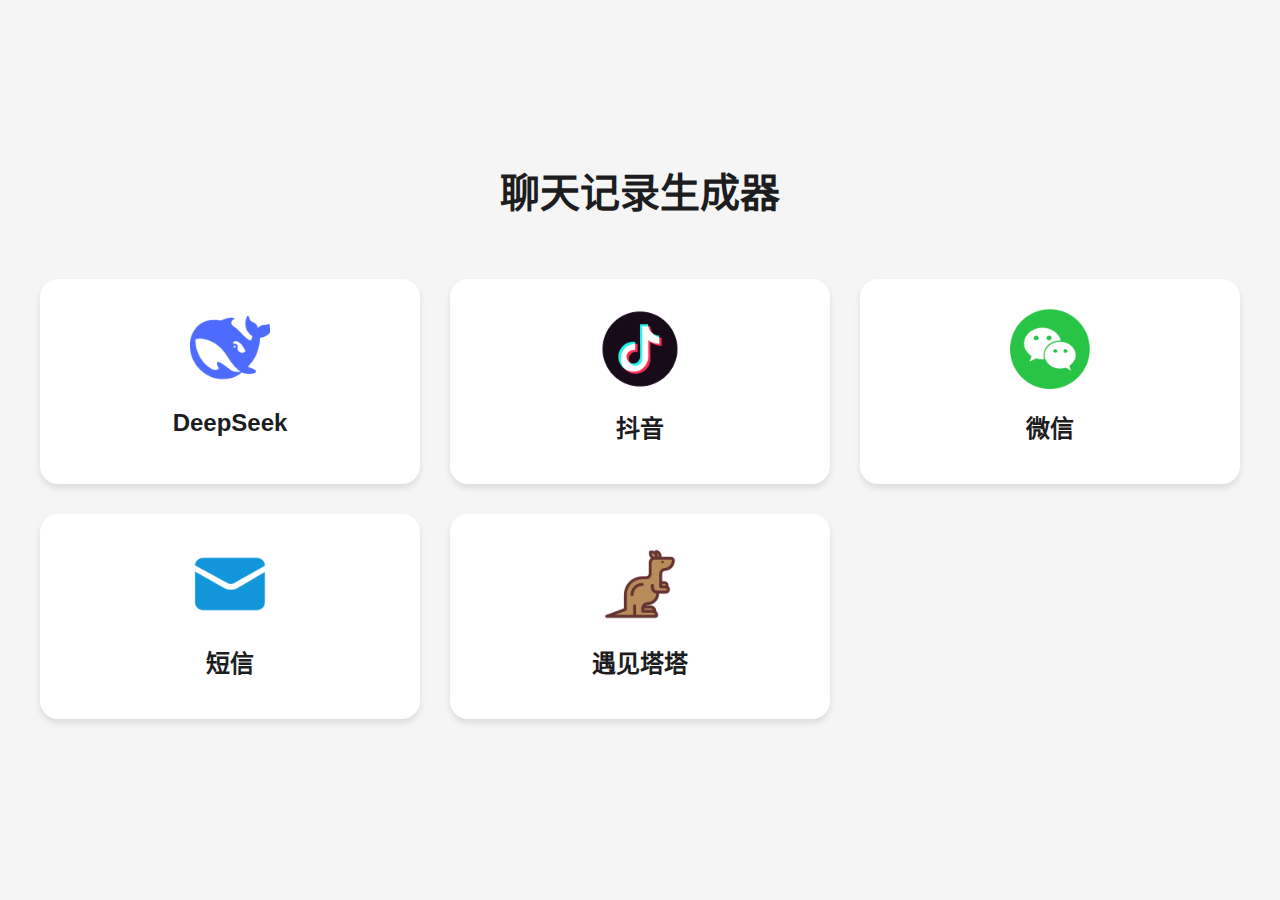
<file: index.html>
<!DOCTYPE html>
<html lang="zh-CN">
<head>
    <meta charset="UTF-8">
    <meta name="viewport" content="width=device-width, initial-scale=1.0">
    <title>聊天记录生成器</title>
    <link rel="stylesheet" href="styles.css">
</head>
<body>
    <div class="container">
        <h1>聊天记录生成器</h1>
        <div class="card-container">
            <!-- 修改后的图标路径部分 -->
            <a href="deepseek/index.html" class="card">
                <div class="card-icon">
                    <img src="deepseek.png" alt="DeepSeek">
                </div>
                <h2>DeepSeek</h2>
            </a>
            <a href="douyin/index.html" class="card">
                <div class="card-icon">
                    <img src="douyin.png" alt="抖音">
                </div>
                <h2>抖音</h2>
            </a>
            <a href="wechat/index.html" class="card">
                <div class="card-icon">
                    <img src="weChat.png" alt="微信">
                </div>
                <h2>微信</h2>
            </a>
            <a href="textMessage/index.html" class="card">
                <div class="card-icon">
                    <img src="textMessage.png" alt="短信">
                </div>
                <h2>短信</h2>
            </a>
            <a href="yujiantata/index.html" class="card">
                <div class="card-icon">
                    <img src="yujiantata.png" alt="短信">
                </div>
                <h2>遇见塔塔</h2>
            </a>
        </div>
    </div>
</body>
</html>
</file>
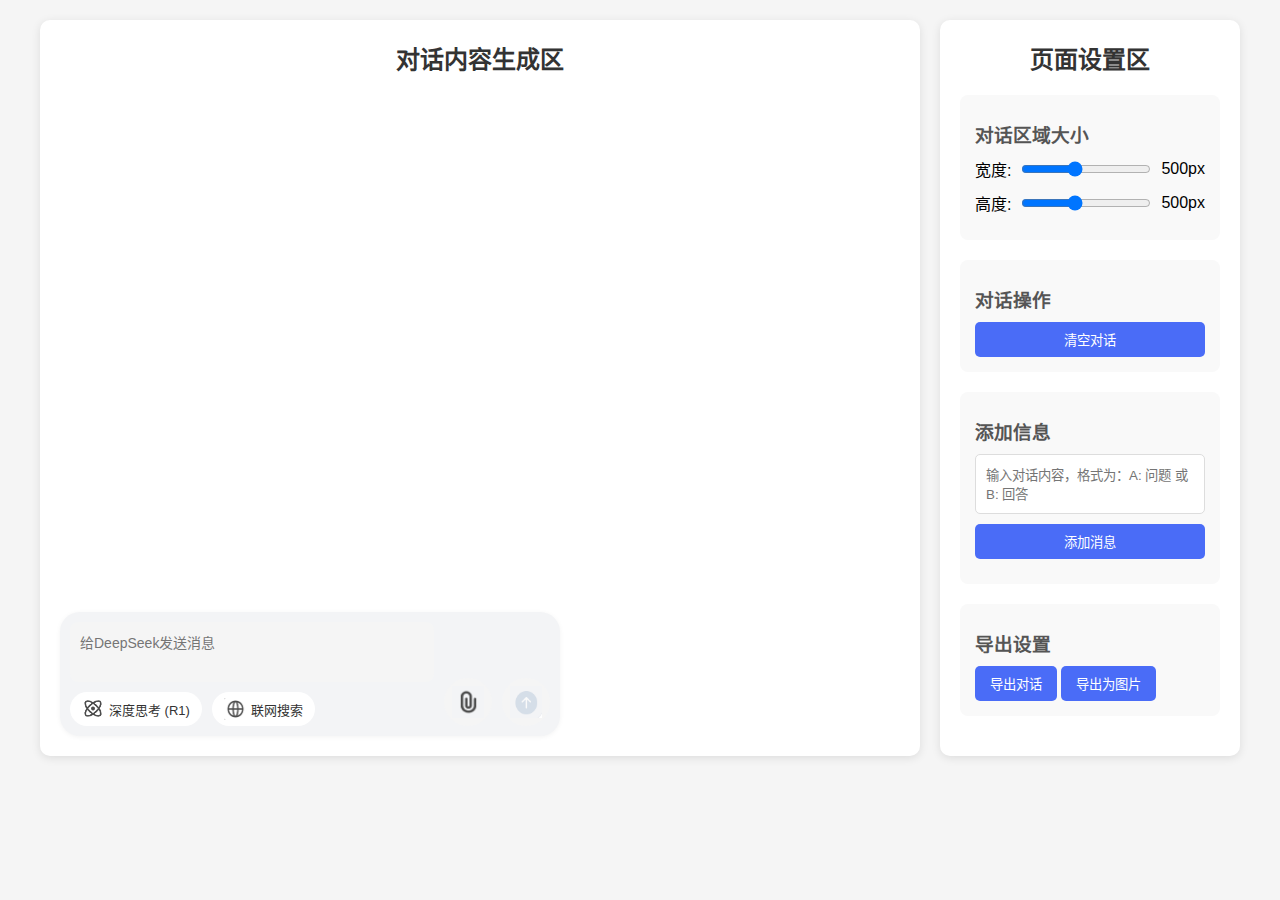
<file: deepseek/index.html>
<!DOCTYPE html>
<html lang="zh-CN">
<head>
    <meta charset="UTF-8">
    <meta name="viewport" content="width=device-width, initial-scale=1.0">
    <title>DeepSeek聊天对话生成器</title>
    <link rel="stylesheet" href="styles.css">
    <link rel="stylesheet" href="dialog-box.css">
</head>
<body>
    <div class="container">
        <div class="chat-container" id="chatContainer">
            <h2>对话内容生成区</h2>
            <div class="chat-content" id="chatContent">
                <!-- 对话内容将在这里显示 -->
            </div>
            <!-- 模拟对话框将在对话内容底部显示 -->
            <div id="dialogBoxContainer" class="dialog-box-container">
                <div class="dialog-box-content">
                    <div class="dialog-box-input-area">
                        <textarea class="dialog-box-input" placeholder="给DeepSeek发送消息"></textarea>
                        <div class="dialog-box-buttons">
                            <button class="dialog-box-think-btn">
                                <img src="think.png" class="dialog-box-icon-1" alt="深度思考">
                                深度思考 (R1)
                            </button>
                            <button class="dialog-box-search-btn">
                                <img src="online.png" class="dialog-box-icon-1" alt="联网搜索">
                                联网搜索
                            </button>
                        </div>
                    </div>
                    <div class="dialog-box-actions">
                        <div class="dialog-box-attachment">
                            <img src="upload.png" class="dialog-box-icon" alt="上传文件">
                        </div>
                        <div class="dialog-box-send">
                            <img src="send.png" class="dialog-box-icon" alt="发送">
                        </div>
                    </div>
                </div>
            </div>
        </div>
        <div class="settings-container">
            <h2>页面设置区</h2>
            <div class="settings-group">
                <h3>对话区域大小</h3>
                <div class="size-controls">
                    <label for="chatWidth">宽度:</label>
                    <input type="range" id="chatWidth" min="300" max="800" value="500">
                    <span id="chatWidthValue">500px</span>
                </div>
                <div class="size-controls">
                    <label for="chatHeight">高度:</label>
                    <input type="range" id="chatHeight" min="300" max="800" value="500">
                    <span id="chatHeightValue">500px</span>
                </div>
            </div>
            <div class="settings-group">
                <h3>对话操作</h3>
                <div class="settings-buttons">
                    <!-- <div class="file-input-container">
                        <input type="file" id="importFile" accept=".text,.txt">
                        <button id="importBtn">导入对话</button>
                    </div> -->
                    <button id="clearChat">清空对话</button>
                </div>
            </div>
            <div class="settings-group">
                <h3>添加信息</h3>
                <div class="chat-input">
                    <textarea id="manualInput" placeholder="输入对话内容，格式为：A: 问题 或 B: 回答"></textarea>
                    <button id="addMessage">添加消息</button>
                </div>
            </div>
            <div class="settings-group">
                <h3>导出设置</h3>
                <button id="exportChat">导出对话</button>
                <button id="exportImage">导出为图片</button>
            </div>
            <!-- 移除对话框设置，因为对话框默认显示 -->
        </div>
    </div>
    <script src="script.js"></script>
</body>
</html>
</file>
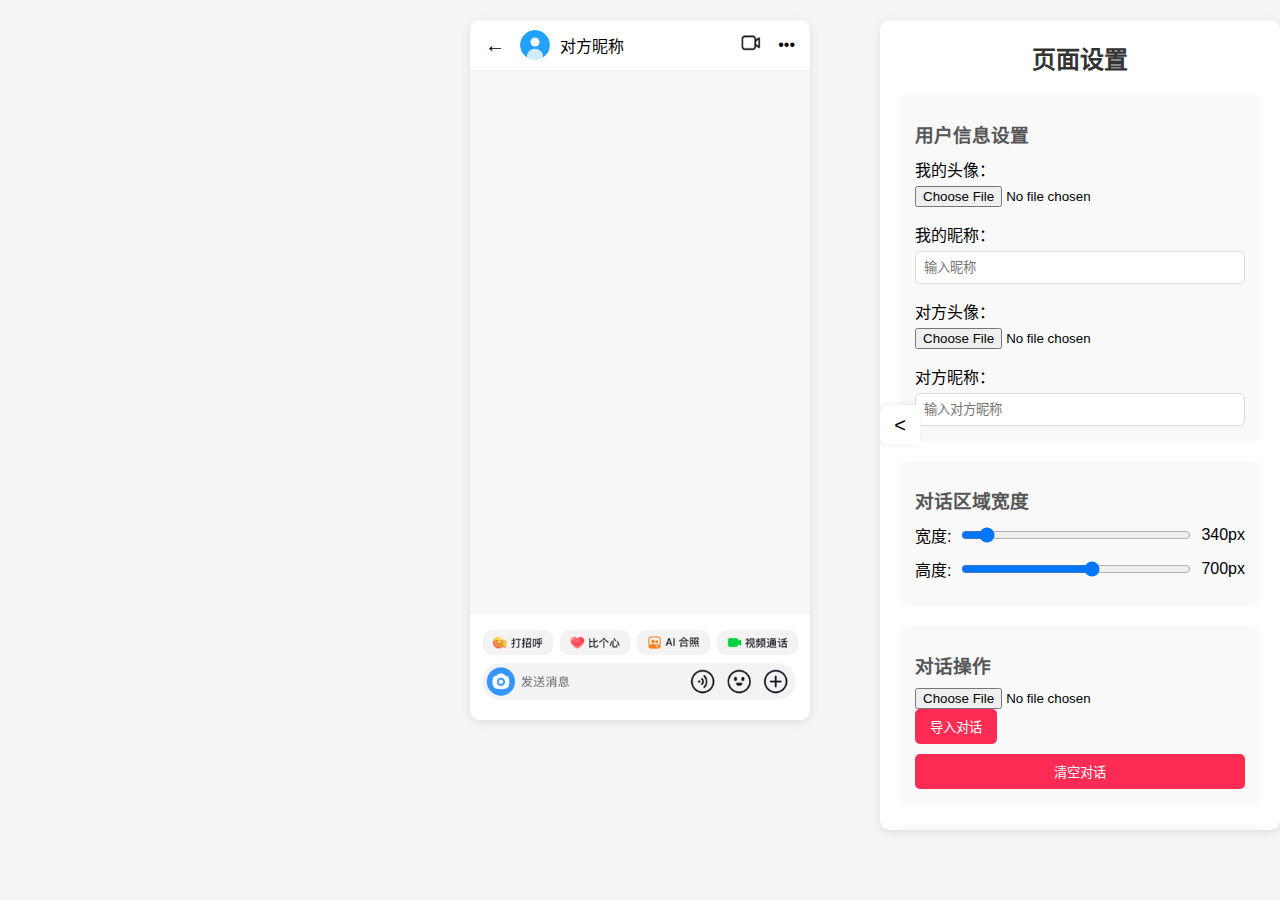
<file: douyin/index.html>
<!DOCTYPE html>
<html lang="zh-CN">
<head>
    <meta charset="UTF-8">
    <meta name="viewport" content="width=device-width, initial-scale=1.0">
    <title>抖音聊天记录生成器</title>
    <link rel="stylesheet" href="styles.css">
</head>
<body>
    <div class="container">
        <div class="chat-container" id="chatContainer">
            <div class="chat-header">
                <div class="chat-header-back">←</div>
                <div class="chat-header-title">
                    <div class="avatar">
                        <img src="" alt="用户头像" id="userAvatar">
                    </div>
                    <span id="userName">用户昵称</span>
                </div>
                <div class="chat-header-actions">
                    <div class="video-call">视频通话</div>
                    <div class="more">•••</div>
                </div>
            </div>
            <div class="chat-content" id="chatContent">
                <!-- 对话内容将在这里显示 -->
            </div>
            <div class="chat-bottom">
                <img src="bottomOperate.png" alt="底部操作栏" class="bottom-operate">
            </div>
        </div>
        <div class="settings-container" id="settingsContainer">
            <div class="settings-toggle" id="settingsToggle"></div>
            <h2>页面设置</h2>
            <div class="settings-group">
                <h3>用户信息设置</h3>
                <div class="user-settings">
                    <div class="avatar-setting">
                        <label>我的头像：</label>
                        <input type="file" id="avatarInput" accept="image/*">
                    </div>
                    <div class="name-setting">
                        <label>我的昵称：</label>
                        <input type="text" id="nameInput" placeholder="输入昵称">
                    </div>
                    <div class="avatar-setting">
                        <label>对方头像：</label>
                        <input type="file" id="otherAvatarInput" accept="image/*">
                    </div>
                    <div class="name-setting">
                        <label>对方昵称：</label>
                        <input type="text" id="otherNameInput" placeholder="输入对方昵称">
                    </div>
                </div>
            </div>
            <div class="settings-group">
                <h3>对话区域宽度</h3>
                <div class="size-controls">
                    <label for="chatWidth">宽度:</label>
                    <input type="range" id="chatWidth" min="300" max="800" value="340">
                    <span id="chatWidthValue">340px</span>
                </div>
            </div>
            <div class="settings-group">
                <h3>对话操作</h3>
                <div class="settings-buttons">
                    <div class="file-input-container">
                        <input type="file" id="importFile" accept=".text,.txt">
                        <button id="importBtn">导入对话</button>
                    </div>
                    <button id="clearChat">清空对话</button>
                </div>
            </div>
            <div class="settings-group">
                <h3>添加信息</h3>
                <div class="chat-input">
                    <textarea id="manualInput" placeholder="输入对话内容，格式为：A: 问题 或 B: 回答"></textarea>
                    <button id="addMessage">添加消息</button>
                </div>
            </div>
            <div class="settings-group">
                <h3>导出设置</h3>
                <button id="exportChat">导出对话</button>
                <button id="exportImage">导出为图片</button>
            </div>
        </div>
    </div>
    <script src="script.js"></script>
</body>
</html>
</file>
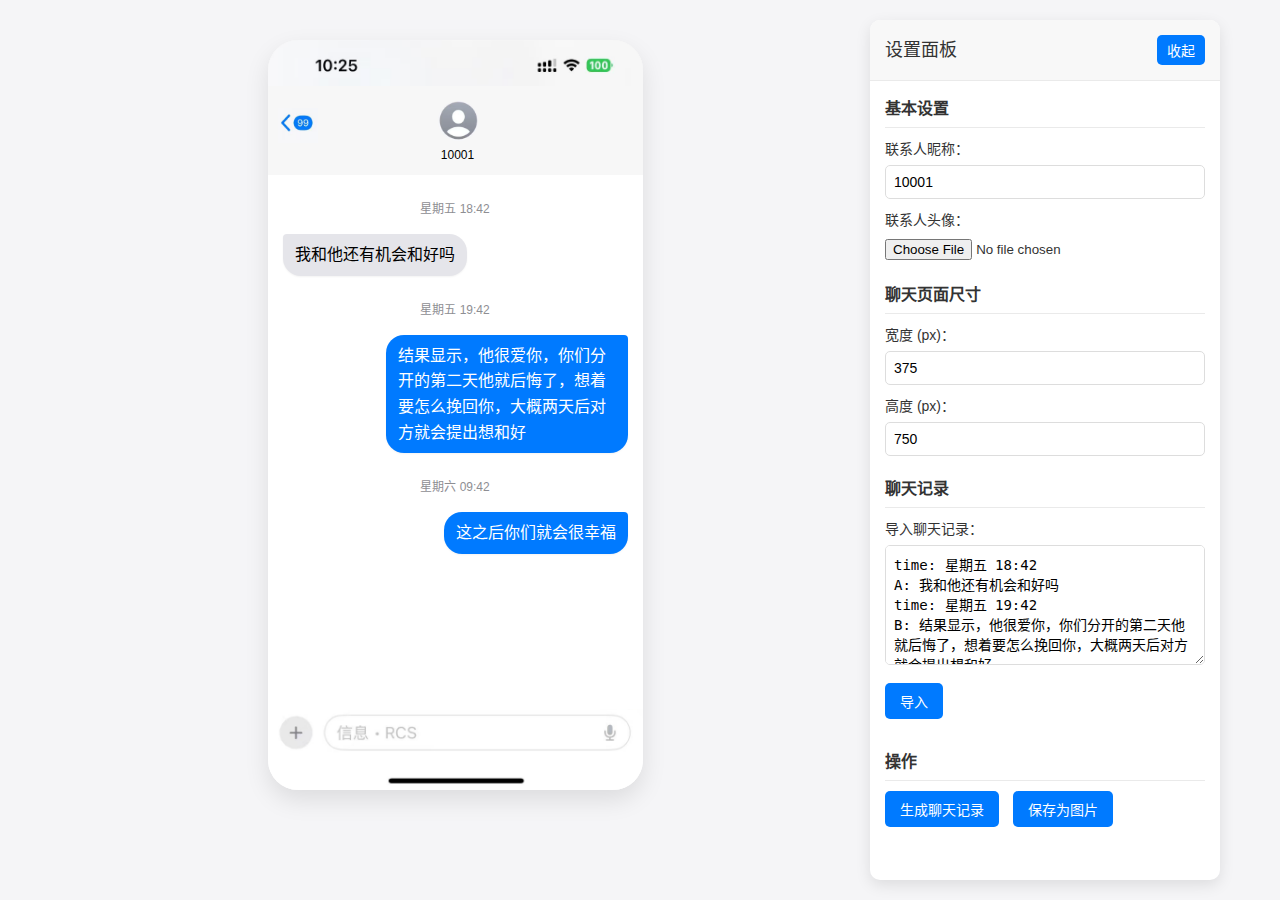
<file: textMessage/index.html>
<!DOCTYPE html>
<html lang="zh-CN">
<head>
    <meta charset="UTF-8">
    <meta name="viewport" content="width=device-width, initial-scale=1.0">
    <title>苹果短信聊天记录生成器</title>
    <link rel="stylesheet" href="styles.css">
</head>
<body>
    <div class="container">
        <div class="chat-container">
            <div class="phone-frame" id="phone-frame">
                <div class="status-bar">
                    <img src="top.png" alt="顶部状态栏" class="top-img">
                </div>
                <div class="phone-header">
                    <div class="header-content">
                        <div class="back-button">
                            <img src="return.png" alt="返回" class="return-img">
                        </div>
                        <div class="contact-info">
                            <div class="avatar-container">
                                <img id="contact-avatar" src="./avatar.png" alt="联系人头像" class="contact-avatar">
                            </div>
                            <div id="contact-name" class="contact-name">10001</div>
                        </div>
                    </div>
                </div>
                <div class="chat-area" id="chat-area">
                    <!-- 聊天内容将在这里动态生成 -->
                </div>
                <div class="phone-footer">
                    <img src="bottom.png" alt="底部输入栏" class="bottom-img">
                </div>
            </div>
        </div>
        
        <div class="settings-panel" id="settings-panel">
            <div class="panel-header">
                <h2>设置面板</h2>
                <button id="toggle-panel" class="toggle-btn">收起</button>
            </div>
            <div class="panel-content">
                <div class="setting-group">
                    <h3>基本设置</h3>
                    <div class="setting-item">
                        <label for="contact-name-input">联系人昵称：</label>
                        <input type="text" id="contact-name-input" value="10001">
                    </div>
                    <div class="setting-item">
                        <label for="avatar-upload">联系人头像：</label>
                        <input type="file" id="avatar-upload" accept="image/*">
                    </div>
                </div>
                
                <div class="setting-group">
                    <h3>聊天页面尺寸</h3>
                    <div class="setting-item">
                        <label for="phone-width">宽度 (px)：</label>
                        <input type="number" id="phone-width" value="375" min="300" max="600">
                    </div>
                    <div class="setting-item">
                        <label for="phone-height">高度 (px)：</label>
                        <input type="number" id="phone-height" value="750" min="500" max="900">
                    </div>
                </div>
                
                <div class="setting-group">
                    <h3>聊天记录</h3>
                    <div class="setting-item">
                        <label for="chat-import">导入聊天记录：</label>
                        <textarea id="chat-import" placeholder="格式：time: 时间&#10;A: 我的消息&#10;time: 时间&#10;B: 对方消息"></textarea>
                    </div>
                    <button id="import-btn" class="action-btn">导入</button>
                </div>
                
                <div class="setting-group">
                    <h3>操作</h3>
                    <button id="generate-btn" class="action-btn">生成聊天记录</button>
                    <button id="save-btn" class="action-btn">保存为图片</button>
                </div>
            </div>
        </div>
    </div>
    
    <script src="https://html2canvas.hertzen.com/dist/html2canvas.min.js"></script>
    <script src="script.js"></script>
</body>
</html>
</file>
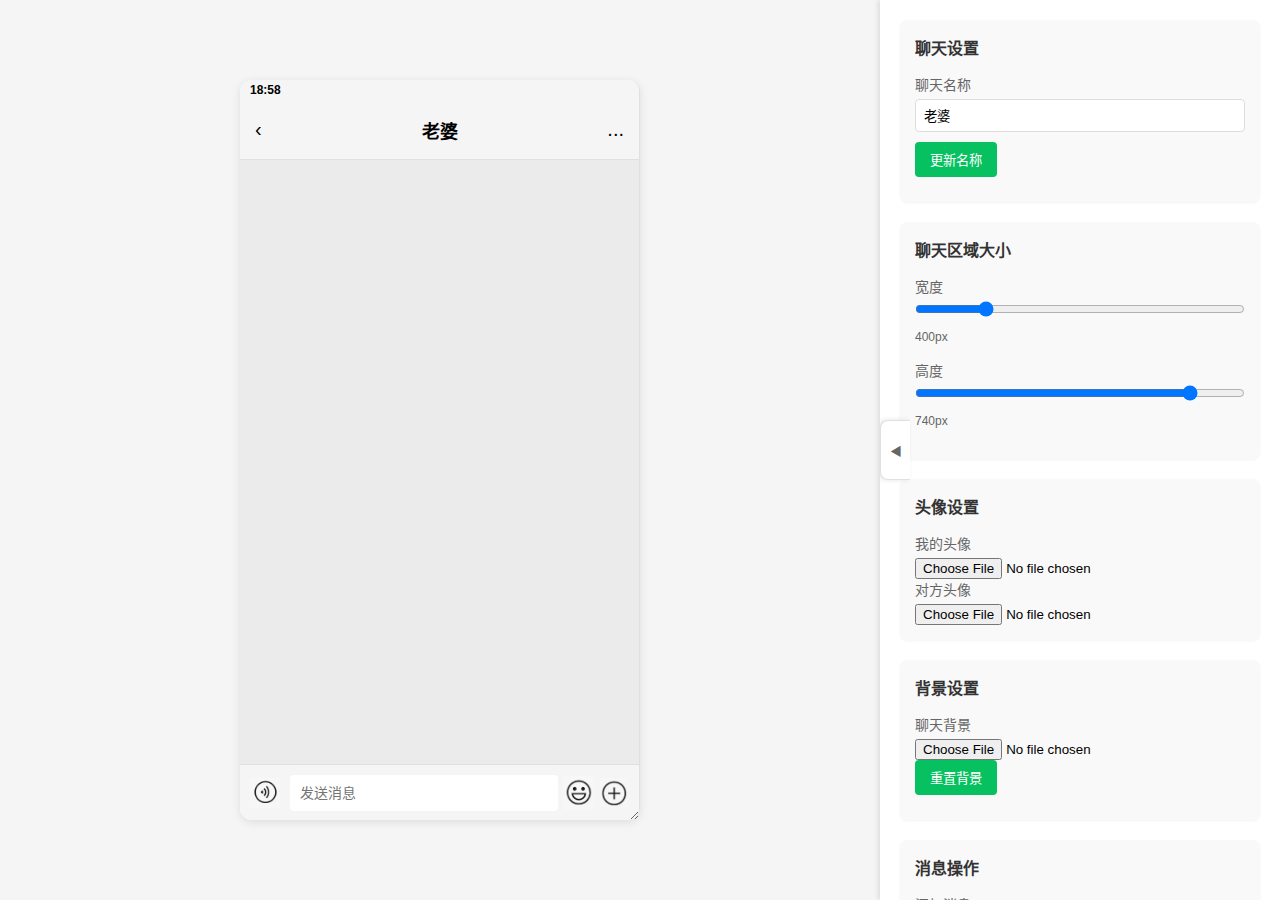
<file: wechat/index.html>
<!DOCTYPE html>
<html lang="zh-CN">
<head>
    <meta charset="UTF-8">
    <meta name="viewport" content="width=device-width, initial-scale=1.0">
    <title>微信聊天记录生成器</title>
    <link rel="stylesheet" href="chat-style.css">
    <style>
        * {
            margin: 0;
            padding: 0;
            box-sizing: border-box;
            font-family: -apple-system, BlinkMacSystemFont, "Segoe UI", Roboto, Helvetica, Arial, sans-serif;
        }
        
        body {
            display: flex;
            height: 100vh;
            background-color: #f5f5f5;
        }
        
        .container {
            display: flex;
            width: 100%;
            height: 100%;
            /* 确保子元素可以根据自身设置调整大小 */
            flex-wrap: nowrap;
            align-items: center;
            justify-content: center;
            padding-right: 400px; /* 为固定定位的settings-container预留更大空间 */
        }
        
        .chat-container {
            /* 移除flex: 3，允许宽度设置生效 */
            display: flex;
            flex-direction: column;
            border-right: 1px solid #e0e0e0;
            background-color: #ffffff;
            overflow: hidden;
            position: relative; /* 添加相对定位 */
            resize: horizontal; /* 允许水平调整大小 */
            /* 设置初始宽度，避免完全依赖JavaScript */
            width: 400px;
            border-radius: 12px;
            box-shadow: 0 2px 10px rgba(0, 0, 0, 0.1);
        }
        
        .settings-container {
            position: fixed;
            right: 0;
            top: 0;
            bottom: 0;
            width: 400px;
            padding: 20px;
            background-color: #ffffff;
            overflow-y: auto;
            box-shadow: -2px 0 5px rgba(0, 0, 0, 0.1);
            transition: transform 0.3s ease;
            z-index: 1000;
        }

        .settings-container.collapsed {
            transform: translateX(calc(100% - 30px));
        }

        .settings-toggle {
            position: absolute;
            left: 0;
            top: 50%;
            transform: translateY(-50%);
            width: 30px;
            height: 60px;
            background-color: #ffffff;
            border: 1px solid #e0e0e0;
            border-right: none;
            border-radius: 8px 0 0 8px;
            cursor: pointer;
            display: flex;
            align-items: center;
            justify-content: center;
            box-shadow: -2px 0 5px rgba(0, 0, 0, 0.1);
        }

        .settings-toggle::before {
            content: "◀";
            font-size: 12px;
            color: #666;
        }

        .settings-container.collapsed .settings-toggle::before {
            content: "▶";
        }
        
        .chat-header {
            display: flex;
            align-items: center;
            justify-content: center;
            height: 60px;
            background-color: #f5f5f5;
            border-bottom: 1px solid #e0e0e0;
            position: relative;
        }
        
        .chat-header-title {
            font-size: 18px;
            font-weight: bold;
            color: #000000;
        }
        
        .chat-header-back {
            position: absolute;
            left: 15px;
            font-size: 20px;
            color: #000000;
        }
        
        .chat-header-menu {
            position: absolute;
            right: 15px;
            font-size: 20px;
            color: #000000;
        }
        
        .chat-content {
            flex: 1;
            padding: 10px;
            overflow-y: auto;
            background-size: cover;
            background-position: center;
        }
        
        .message {
            display: flex;
            margin-bottom: 15px;
            max-width: 80%;
        }
        
        .message.sent {
            margin-left: auto;
            flex-direction: row-reverse;
        }
        
        .message-avatar {
            width: 40px;
            height: 40px;
            border-radius: 5px;
            overflow: hidden;
            margin: 0 5px;
        }
        
        .message-avatar img {
            width: 100%;
            height: 100%;
            object-fit: cover;
        }
        
        .message-content {
            padding: 10px;
            border-radius: 5px;
            max-width: calc(100% - 50px);
            word-break: break-word;
        }
        
        .message.received .message-content {
            background-color: #ffffff;
        }
        
        .message.sent .message-content {
            background-color: #95ec69;
        }
        
        .chat-input {
            display: flex;
            align-items: center;
            padding: 10px;
            background-color: #f5f5f5;
            border-top: 1px solid #e0e0e0;
        }
        
        .chat-input-emoji {
            width: 31px;
            height: 36px;
            display: flex;
            align-items: center;
            justify-content: center;
            margin-right: 0px;
            margin-left: 5px;
            color: #7d7d7d;
            font-size: 20px;
        }
        
        .chat-input-field {
            flex: 1;
            height: 36px;
            border: none;
            border-radius: 4px;
            padding: 5px 10px;
            background-color: #ffffff;
        }
        
        .chat-input-plus {
            width: 30px;
            height: 29px;
            display: flex;
            align-items: center;
            justify-content: center;
            margin-left: 5px;
            color: #7d7d7d;
            font-size: 20px;
        }
        
        .settings-title {
            font-size: 16px;
            font-weight: bold;
            margin-bottom: 15px;
            color: #333;
        }
        
        .settings-group {
            margin-bottom: 20px;
        }
        
        .settings-label {
            display: block;
            margin-bottom: 5px;
            font-size: 14px;
            color: #666;
        }
        
        .settings-input {
            width: 100%;
            padding: 8px;
            border: 1px solid #ddd;
            border-radius: 4px;
            margin-bottom: 10px;
            transition: border-color 0.3s ease;
        }

        .settings-input:focus {
            border-color: #07c160;
            outline: none;
        }

        .settings-button:hover {
            background-color: #06ad56;
        }

        .settings-group {
            background-color: #f9f9f9;
            border-radius: 8px;
            padding: 15px;
            margin-bottom: 20px;
            box-shadow: 0 1px 3px rgba(0, 0, 0, 0.05);
        }
        
        .settings-button {
            padding: 8px 15px;
            background-color: #07c160;
            color: white;
            border: none;
            border-radius: 4px;
            cursor: pointer;
            margin-right: 5px;
            margin-bottom: 10px;
            transition: background-color 0.3s ease;
        }
        
        .settings-button:hover {
            background-color: #06ad56;
        }
        
        .time-divider {
            text-align: center;
            color: #999;
            font-size: 12px;
            margin: 15px 0;
        }
        
        .status-bar {
            height: 20px;
            background-color: #f5f5f5;
            display: flex;
            justify-content: space-between;
            align-items: center;
            padding: 0 10px;
            font-size: 12px;
            color: #000;
        }
        
        .status-bar-time {
            font-weight: bold;
        }
        
        .status-bar-icons {
            display: flex;
        }
        
        .status-bar-icon {
            margin-left: 5px;
        }
        
        /* 聊天区域大小调整控件 */
        .size-controls {
            margin-bottom: 15px;
        }
        
        .size-slider {
            width: 100%;
            margin-bottom: 10px;
        }
        
        .size-value {
            font-size: 12px;
            color: #666;
        }
        
        /* 导入文本区域 */
        .import-textarea {
            width: 100%;
            height: 100px;
            padding: 8px;
            border: 1px solid #ddd;
            border-radius: 4px;
            margin-bottom: 10px;
            resize: vertical;
        }
        
        /* 响应式设计 */
        @media (max-width: 1024px) {
            .container {
                flex-direction: column;
                padding-right: 0;
                padding-bottom: 400px;
            }
            
            .chat-container {
                flex: none;
                width: 90%;
                max-width: 500px;
                margin: 20px auto;
                border-right: none;
                resize: none; /* 移动设备上禁用调整大小 */
            }
            
            .settings-container {
                width: 100%;
                height: 400px;
                bottom: 0;
                box-shadow: 0 -2px 10px rgba(0, 0, 0, 0.1);
            }
        }
    </style>
</head>
<body>
    <div class="container">
        <div class="chat-container" id="chatContainer">
            <div class="status-bar">
                <div class="status-bar-time">9:48</div>
            </div>
            <div class="chat-header">
                <div class="chat-header-back">&#8249;</div>
                <div class="chat-header-title">老婆</div>
                <div class="chat-header-menu">...</div>
            </div>
            <div class="chat-content" id="chatContent">
                <!-- 聊天内容将在这里动态生成 -->
            </div>
            <div class="chat-input">
                <div class="chat-input-voice"></div>
                <input type="text" class="chat-input-field" id="messageInput" placeholder="发送消息">
                <div class="chat-input-emoji"></div>
                <div class="chat-input-plus"></div>
            </div>
        </div>
        <div class="settings-container" id="settingsContainer">
            <div class="settings-toggle" id="settingsToggle"></div>
            <div class="settings-group">
                <div class="settings-title">聊天设置</div>
                <label class="settings-label">聊天名称</label>
                <input type="text" class="settings-input" id="chatName" value="老婆">
                <button class="settings-button" id="updateChatName">更新名称</button>
            </div>
            
            <div class="settings-group">
                <div class="settings-title">聊天区域大小</div>
                <div class="size-controls">
                    <label class="settings-label">宽度</label>
                    <input type="range" class="size-slider" id="widthSlider" min="300" max="800" value="400">
                    <span class="size-value" id="widthValue">500px</span>
                </div>
                <div class="size-controls">
                    <label class="settings-label">高度</label>
                    <input type="range" class="size-slider" id="heightSlider" min="400" max="800" value="740">
                    <span class="size-value" id="heightValue">600px</span>
                </div>
            </div>
            
            <div class="settings-group">
                <div class="settings-title">头像设置</div>
                <label class="settings-label">我的头像</label>
                <input type="file" id="myAvatarInput" accept="image/*">
                <label class="settings-label">对方头像</label>
                <input type="file" id="otherAvatarInput" accept="image/*">
            </div>
            
            <div class="settings-group">
                <div class="settings-title">背景设置</div>
                <label class="settings-label">聊天背景</label>
                <input type="file" id="backgroundInput" accept="image/*">
                <button class="settings-button" id="resetBackground">重置背景</button>
            </div>
            
            <div class="settings-group">
                <div class="settings-title">消息操作</div>
                <label class="settings-label">添加消息</label>
                <select class="settings-input" id="messageType">
                    <option value="sent">我发送的</option>
                    <option value="received">对方发送的</option>
                </select>
                <input type="text" class="settings-input" id="newMessage" placeholder="输入消息内容">
                <button class="settings-button" id="addMessage">添加消息</button>
                <button class="settings-button" id="clearMessages">清空所有消息</button>
            </div>
            
            <div class="settings-group">
                <div class="settings-title">时间戳</div>
                <button class="settings-button" id="addTimestamp">添加时间戳</button>
            </div>
            
            <div class="settings-group">
                <div class="settings-title">导入导出</div>
                <label class="settings-label">从文件导入对话</label>
                <input type="file" id="importFile" accept=".txt">
                
                <label class="settings-label">从文本导入对话</label>
                <textarea class="import-textarea" id="importText" placeholder="输入格式如：A: 你好&#10;B: 你好，有什么可以帮你的吗？"></textarea>
                <button class="settings-button" id="importFromText">导入文本</button>
                
                <button class="settings-button" id="exportChat">导出对话</button>
            </div>
            
            <div class="settings-group">
                <div class="settings-title">截图</div>
                <button class="settings-button" id="captureButton">截图保存</button>
            </div>
        </div>
    </div>

    <script>
        // 全局变量
        let myAvatar = '[data-uri]';
        let otherAvatar = '[data-uri]';

        // DOM 元素
        const chatContainer = document.getElementById('chatContainer');
        const chatContent = document.getElementById('chatContent');
        const messageInput = document.getElementById('messageInput');
        const chatName = document.getElementById('chatName');
        const updateChatNameBtn = document.getElementById('updateChatName');
        const myAvatarInput = document.getElementById('myAvatarInput');
        const otherAvatarInput = document.getElementById('otherAvatarInput');
        const backgroundInput = document.getElementById('backgroundInput');
        const resetBackgroundBtn = document.getElementById('resetBackground');
        const messageType = document.getElementById('messageType');
        const newMessage = document.getElementById('newMessage');
        const addMessageBtn = document.getElementById('addMessage');
        const clearMessagesBtn = document.getElementById('clearMessages');
        const addTimestampBtn = document.getElementById('addTimestamp');
        const importFileInput = document.getElementById('importFile');
        const importText = document.getElementById('importText');
        const importFromTextBtn = document.getElementById('importFromText');
        const exportChatBtn = document.getElementById('exportChat');
        const captureButton = document.getElementById('captureButton');
        const chatHeaderTitle = document.querySelector('.chat-header-title');
        const widthSlider = document.getElementById('widthSlider');
        const heightSlider = document.getElementById('heightSlider');
        const widthValue = document.getElementById('widthValue');
        const heightValue = document.getElementById('heightValue');

        // 更新聊天区域大小
        function updateChatSize() {
            const width = widthSlider.value;
            const height = heightSlider.value;
            
            // 确保宽度设置能够覆盖flex布局的影响
            chatContainer.style.width = `${width}px`;
            chatContainer.style.minWidth = `${width}px`;
            chatContainer.style.maxWidth = `${width}px`;
            chatContainer.style.height = `${height}px`;
            
            widthValue.textContent = `${width}px`;
            heightValue.textContent = `${height}px`;
            
            // 强制重新布局
            chatContainer.offsetHeight;
        }

        // 监听滑块变化
        widthSlider.addEventListener('input', updateChatSize);
        heightSlider.addEventListener('input', updateChatSize);

        // 初始化聊天区域大小
        updateChatSize();

        // 设置区域展开收起功能
        const settingsContainer = document.getElementById('settingsContainer');
        const settingsToggle = document.getElementById('settingsToggle');

        settingsToggle.addEventListener('click', () => {
            settingsContainer.classList.toggle('collapsed');
        });

        // 更新聊天名称
        updateChatNameBtn.addEventListener('click', () => {
            chatHeaderTitle.textContent = chatName.value;
        });

        // 更新我的头像
        myAvatarInput.addEventListener('change', (e) => {
            const file = e.target.files[0];
            if (file) {
                const reader = new FileReader();
                reader.onload = (event) => {
                    myAvatar = event.target.result;
                    updateAvatars();
                };
                reader.readAsDataURL(file);
            }
        });

        // 更新对方头像
        otherAvatarInput.addEventListener('change', (e) => {
            const file = e.target.files[0];
            if (file) {
                const reader = new FileReader();
                reader.onload = (event) => {
                    otherAvatar = event.target.result;
                    updateAvatars();
                };
                reader.readAsDataURL(file);
            }
        });

        // 更新背景
        backgroundInput.addEventListener('change', (e) => {
            const file = e.target.files[0];
            if (file) {
                const reader = new FileReader();
                reader.onload = (event) => {
                    chatContent.style.backgroundImage = `url(${event.target.result})`;
                };
                reader.readAsDataURL(file);
            }
        });

        // 重置背景
        resetBackgroundBtn.addEventListener('click', () => {
            chatContent.style.backgroundImage = 'none';
        });

        // 添加消息
        addMessageBtn.addEventListener('click', () => {
            const text = newMessage.value.trim();
            if (text) {
                addMessage(text, messageType.value);
                newMessage.value = '';
            }
        });

        // 清空所有消息
        clearMessagesBtn.addEventListener('click', () => {
            chatContent.innerHTML = '';
        });

        // 添加时间戳
        addTimestampBtn.addEventListener('click', () => {
            const now = new Date();
            const hours = now.getHours().toString().padStart(2, '0');
            const minutes = now.getMinutes().toString().padStart(2, '0');
            const timeString = `${hours}:${minutes}`;
            
            const timeDiv = document.createElement('div');
            timeDiv.className = 'time-divider';
            timeDiv.textContent = timeString;
            chatContent.appendChild(timeDiv);
            
            // 滚动到底部
            chatContent.scrollTop = chatContent.scrollHeight;
        });

        // 从文件导入对话
        importFileInput.addEventListener('change', (e) => {
            const file = e.target.files[0];
            if (file) {
                const reader = new FileReader();
                reader.onload = (event) => {
                    const content = event.target.result;
                    processImportedChat(content);
                };
                reader.readAsText(file);
            }
        });

        // 从文本导入对话
        importFromTextBtn.addEventListener('click', () => {
            const content = importText.value.trim();
            if (content) {
                processImportedChat(content);
                importText.value = '';
            }
        });

        // 导出对话
        exportChatBtn.addEventListener('click', () => {
            let exportContent = '';
            const messages = chatContent.querySelectorAll('.message');
            
            messages.forEach(message => {
                const text = message.querySelector('.message-content').textContent;
                if (message.classList.contains('sent')) {
                    exportContent += `A: ${text}\n`;
                } else {
                    exportContent += `B: ${text}\n`;
                }
            });
            
            const blob = new Blob([exportContent], { type: 'text/plain' });
            const url = URL.createObjectURL(blob);
            const a = document.createElement('a');
            a.href = url;
            a.download = 'chat_export.txt';
            a.click();
            URL.revokeObjectURL(url);
        });

        // 处理导入的聊天内容
        function processImportedChat(content) {
            // 清空现有聊天
            chatContent.innerHTML = '';
            
            // 按行分割内容
            const lines = content.split('\n');
            
            // 处理每一行
            lines.forEach(line => {
                // 跳过空行
                if (!line.trim()) return;
                
                // 检查是否是画面描述行
                if (line.startsWith('画面：')) {
                    // 这里可以处理画面描述，但在当前实现中我们忽略它
                    return;
                }
                
                // 检查是否是A或B的消息（支持中英文冒号和空格）
                const aMatch = line.match(/^A[：:]\s*(.*)/);
                const bMatch = line.match(/^B[：:]\s*(.*)/);
                
                if (aMatch) {
                    const message = aMatch[1].trim();
                    addMessage(message, 'sent');
                } else if (bMatch) {
                    const message = bMatch[1].trim();
                    addMessage(message, 'received');
                }
            });
        }

        // 添加消息函数
        function addMessage(text, type) {
            const messageDiv = document.createElement('div');
            messageDiv.className = `message ${type}`;
            
            const avatarDiv = document.createElement('div');
            avatarDiv.className = 'message-avatar';
            
            const avatarImg = document.createElement('img');
            avatarImg.src = type === 'sent' ? myAvatar : otherAvatar;
            avatarImg.alt = type === 'sent' ? '我' : '对方';
            avatarImg.className = type === 'sent' ? 'my-avatar' : 'other-avatar';
            
            const contentDiv = document.createElement('div');
            contentDiv.className = 'message-content';
            contentDiv.textContent = text;
            
            avatarDiv.appendChild(avatarImg);
            messageDiv.appendChild(avatarDiv);
            messageDiv.appendChild(contentDiv);
            
            chatContent.appendChild(messageDiv);
            
            // 滚动到底部
            chatContent.scrollTop = chatContent.scrollHeight;
        }

        // 更新所有头像
        function updateAvatars() {
            const sentAvatars = document.querySelectorAll('.message.sent .message-avatar img');
            const receivedAvatars = document.querySelectorAll('.message.received .message-avatar img');
            
            sentAvatars.forEach(avatar => {
                avatar.src = myAvatar;
            });
            
            receivedAvatars.forEach(avatar => {
                avatar.src = otherAvatar;
            });
        }

        // 输入框回车发送
        messageInput.addEventListener('keypress', (e) => {
            if (e.key === 'Enter') {
                const text = messageInput.value.trim();
                if (text) {
                    addMessage(text, 'sent');
                    messageInput.value = '';
                }
            }
        });

        // 截图功能
        captureButton.addEventListener('click', () => {
            // 由于html2canvas等库需要外部引入，这里使用原生方法提示用户手动截图
            alert('请使用系统截图功能（如Windows上的Win+Shift+S或Mac上的Command+Shift+4）来截取聊天界面');
        });

        // 初始化时间
        function updateStatusBarTime() {
            const now = new Date();
            const hours = now.getHours().toString().padStart(2, '0');
            const minutes = now.getMinutes().toString().padStart(2, '0');
            document.querySelector('.status-bar-time').textContent = `${hours}:${minutes}`;
        }

        // 页面加载时更新时间
        updateStatusBarTime();
        // 每分钟更新一次时间
        setInterval(updateStatusBarTime, 60000);
    </script>
</body>
</html>
</file>
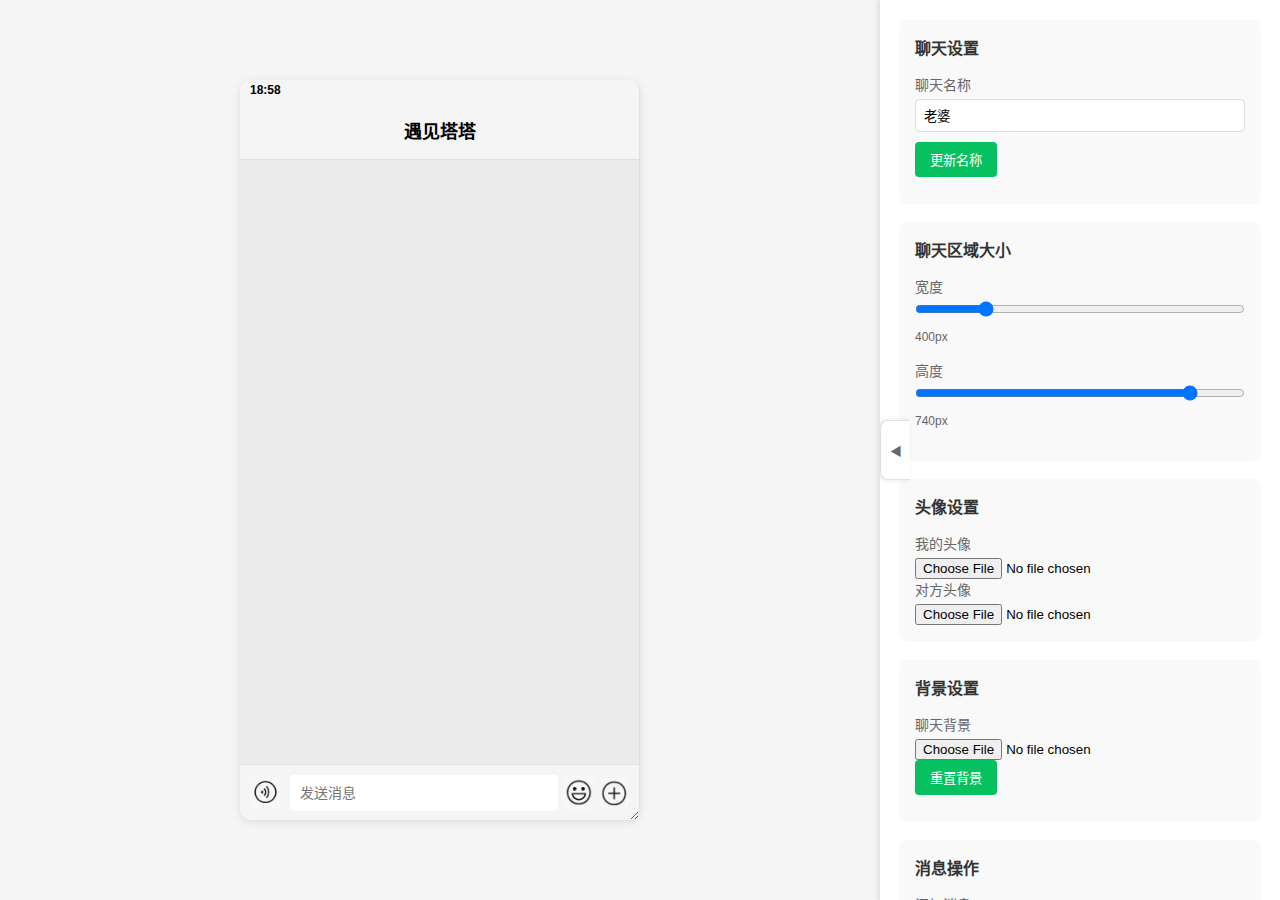
<file: yujiantata/index.html>
<!DOCTYPE html>
<html lang="zh-CN">
<head>
    <meta charset="UTF-8">
    <meta name="viewport" content="width=device-width, initial-scale=1.0">
    <title>微信聊天记录生成器</title>
    <link rel="stylesheet" href="chat-style.css">
    <style>
        * {
            margin: 0;
            padding: 0;
            box-sizing: border-box;
            font-family: -apple-system, BlinkMacSystemFont, "Segoe UI", Roboto, Helvetica, Arial, sans-serif;
        }
        
        body {
            display: flex;
            height: 100vh;
            background-color: #f5f5f5;
        }
        
        .container {
            display: flex;
            width: 100%;
            height: 100%;
            /* 确保子元素可以根据自身设置调整大小 */
            flex-wrap: nowrap;
            align-items: center;
            justify-content: center;
            padding-right: 400px; /* 为固定定位的settings-container预留更大空间 */
        }
        
        .chat-container {
            /* 移除flex: 3，允许宽度设置生效 */
            display: flex;
            flex-direction: column;
            border-right: 1px solid #e0e0e0;
            background-color: #ffffff;
            overflow: hidden;
            position: relative; /* 添加相对定位 */
            resize: horizontal; /* 允许水平调整大小 */
            /* 设置初始宽度，避免完全依赖JavaScript */
            width: 400px;
            border-radius: 12px;
            box-shadow: 0 2px 10px rgba(0, 0, 0, 0.1);
        }
        
        .settings-container {
            position: fixed;
            right: 0;
            top: 0;
            bottom: 0;
            width: 400px;
            padding: 20px;
            background-color: #ffffff;
            overflow-y: auto;
            box-shadow: -2px 0 5px rgba(0, 0, 0, 0.1);
            transition: transform 0.3s ease;
            z-index: 1000;
        }

        .settings-container.collapsed {
            transform: translateX(calc(100% - 30px));
        }

        .settings-toggle {
            position: absolute;
            left: 0;
            top: 50%;
            transform: translateY(-50%);
            width: 30px;
            height: 60px;
            background-color: #ffffff;
            border: 1px solid #e0e0e0;
            border-right: none;
            border-radius: 8px 0 0 8px;
            cursor: pointer;
            display: flex;
            align-items: center;
            justify-content: center;
            box-shadow: -2px 0 5px rgba(0, 0, 0, 0.1);
        }

        .settings-toggle::before {
            content: "◀";
            font-size: 12px;
            color: #666;
        }

        .settings-container.collapsed .settings-toggle::before {
            content: "▶";
        }
        
        .chat-header {
            display: flex;
            align-items: center;
            justify-content: center;
            height: 60px;
            background-color: #f5f5f5;
            border-bottom: 1px solid #e0e0e0;
            position: relative;
        }
        
        .chat-header-title {
            font-size: 18px;
            font-weight: bold;
            color: #000000;
        }
        
        .chat-header-back {
            position: absolute;
            left: 15px;
            font-size: 20px;
            color: #000000;
        }
        
        .chat-header-menu {
            position: absolute;
            right: 15px;
            font-size: 20px;
            color: #000000;
        }
        
        .chat-content {
            flex: 1;
            padding: 10px;
            overflow-y: auto;
            background-size: cover;
            background-position: center;
        }
        
        .message {
            display: flex;
            margin-bottom: 15px;
            max-width: 80%;
        }
        
        .message.sent {
            margin-left: auto;
            flex-direction: row-reverse;
        }
        
        .message-avatar {
            width: 40px;
            height: 40px;
            border-radius: 5px;
            overflow: hidden;
            margin: 0 5px;
        }
        
        .message-avatar img {
            width: 100%;
            height: 100%;
            object-fit: cover;
        }
        
        .message-content {
            padding: 10px;
            border-radius: 5px;
            max-width: calc(100% - 50px);
            word-break: break-word;
        }
    
        
        .chat-input {
            display: flex;
            align-items: center;
            padding: 10px;
            background-color: #f5f5f5;
            border-top: 1px solid #e0e0e0;
        }
        
        .chat-input-emoji {
            width: 31px;
            height: 36px;
            display: flex;
            align-items: center;
            justify-content: center;
            margin-right: 0px;
            margin-left: 5px;
            color: #7d7d7d;
            font-size: 20px;
        }
        
        .chat-input-field {
            flex: 1;
            height: 36px;
            border: none;
            border-radius: 4px;
            padding: 5px 10px;
            background-color: #ffffff;
        }
        
        .chat-input-plus {
            width: 30px;
            height: 29px;
            display: flex;
            align-items: center;
            justify-content: center;
            margin-left: 5px;
            color: #7d7d7d;
            font-size: 20px;
        }
        
        .settings-title {
            font-size: 16px;
            font-weight: bold;
            margin-bottom: 15px;
            color: #333;
        }
        
        .settings-group {
            margin-bottom: 20px;
        }
        
        .settings-label {
            display: block;
            margin-bottom: 5px;
            font-size: 14px;
            color: #666;
        }
        
        .settings-input {
            width: 100%;
            padding: 8px;
            border: 1px solid #ddd;
            border-radius: 4px;
            margin-bottom: 10px;
            transition: border-color 0.3s ease;
        }

        .settings-input:focus {
            border-color: #07c160;
            outline: none;
        }

        .settings-button:hover {
            background-color: #06ad56;
        }

        .settings-group {
            background-color: #f9f9f9;
            border-radius: 8px;
            padding: 15px;
            margin-bottom: 20px;
            box-shadow: 0 1px 3px rgba(0, 0, 0, 0.05);
        }
        
        .settings-button {
            padding: 8px 15px;
            background-color: #07c160;
            color: white;
            border: none;
            border-radius: 4px;
            cursor: pointer;
            margin-right: 5px;
            margin-bottom: 10px;
            transition: background-color 0.3s ease;
        }
        
        .settings-button:hover {
            background-color: #06ad56;
        }
        
        .status-bar {
            height: 20px;
            background-color: #f5f5f5;
            display: flex;
            justify-content: space-between;
            align-items: center;
            padding: 0 10px;
            font-size: 12px;
            color: #000;
        }
        
        .status-bar-time {
            font-weight: bold;
        }
        
        .status-bar-icons {
            display: flex;
        }
        
        .status-bar-icon {
            margin-left: 5px;
        }
        
        /* 聊天区域大小调整控件 */
        .size-controls {
            margin-bottom: 15px;
        }
        
        .size-slider {
            width: 100%;
            margin-bottom: 10px;
        }
        
        .size-value {
            font-size: 12px;
            color: #666;
        }
        
        /* 导入文本区域 */
        .import-textarea {
            width: 100%;
            height: 100px;
            padding: 8px;
            border: 1px solid #ddd;
            border-radius: 4px;
            margin-bottom: 10px;
            resize: vertical;
        }
        
        /* 响应式设计 */
        @media (max-width: 1024px) {
            .container {
                flex-direction: column;
                padding-right: 0;
                padding-bottom: 400px;
            }
            
            .chat-container {
                flex: none;
                width: 90%;
                max-width: 500px;
                margin: 20px auto;
                border-right: none;
                resize: none; /* 移动设备上禁用调整大小 */
            }
            
            .settings-container {
                width: 100%;
                height: 400px;
                bottom: 0;
                box-shadow: 0 -2px 10px rgba(0, 0, 0, 0.1);
            }
        }
    </style>
</head>
<body>
    <div class="container">
        <div class="chat-container" id="chatContainer">
            <div class="status-bar">
                <div class="status-bar-time">9:48</div>
            </div>
            <div class="chat-header">
                <div class="chat-header-title">遇见塔塔</div>
            </div>
            <div class="chat-content" id="chatContent">
                <!-- 聊天内容将在这里动态生成 -->
            </div>
            <div class="chat-input">
                <div class="chat-input-voice"></div>
                <input type="text" class="chat-input-field" id="messageInput" placeholder="发送消息">
                <div class="chat-input-emoji"></div>
                <div class="chat-input-plus"></div>
            </div>
        </div>
        <div class="settings-container" id="settingsContainer">
            <div class="settings-toggle" id="settingsToggle"></div>
            <div class="settings-group">
                <div class="settings-title">聊天设置</div>
                <label class="settings-label">聊天名称</label>
                <input type="text" class="settings-input" id="chatName" value="老婆">
                <button class="settings-button" id="updateChatName">更新名称</button>
            </div>
            
            <div class="settings-group">
                <div class="settings-title">聊天区域大小</div>
                <div class="size-controls">
                    <label class="settings-label">宽度</label>
                    <input type="range" class="size-slider" id="widthSlider" min="300" max="800" value="400">
                    <span class="size-value" id="widthValue">500px</span>
                </div>
                <div class="size-controls">
                    <label class="settings-label">高度</label>
                    <input type="range" class="size-slider" id="heightSlider" min="400" max="800" value="740">
                    <span class="size-value" id="heightValue">600px</span>
                </div>
            </div>
            
            <div class="settings-group">
                <div class="settings-title">头像设置</div>
                <label class="settings-label">我的头像</label>
                <input type="file" id="myAvatarInput" accept="image/*">
                <label class="settings-label">对方头像</label>
                <input type="file" id="otherAvatarInput" accept="image/*">
            </div>
            
            <div class="settings-group">
                <div class="settings-title">背景设置</div>
                <label class="settings-label">聊天背景</label>
                <input type="file" id="backgroundInput" accept="image/*">
                <button class="settings-button" id="resetBackground">重置背景</button>
            </div>
            
            <div class="settings-group">
                <div class="settings-title">消息操作</div>
                <label class="settings-label">添加消息</label>
                <select class="settings-input" id="messageType">
                    <option value="sent">我发送的</option>
                    <option value="received">对方发送的</option>
                </select>
                <input type="text" class="settings-input" id="newMessage" placeholder="输入消息内容">
                <button class="settings-button" id="addMessage">添加消息</button>
                <button class="settings-button" id="clearMessages">清空所有消息</button>
            </div>
            
            <div class="settings-group">
                <div class="settings-title">时间戳</div>
                <button class="settings-button" id="addTimestamp">添加时间戳</button>
            </div>
            
            <div class="settings-group">
                <div class="settings-title">导入导出</div>
                <label class="settings-label">从文件导入对话</label>
                <input type="file" id="importFile" accept=".txt">
                
                <label class="settings-label">从文本导入对话</label>
                <textarea class="import-textarea" id="importText" placeholder="输入格式如：A: 你好&#10;B: 你好，有什么可以帮你的吗？"></textarea>
                <button class="settings-button" id="importFromText">导入文本</button>
                
                <button class="settings-button" id="exportChat">导出对话</button>
            </div>
            
            <div class="settings-group">
                <div class="settings-title">截图</div>
                <button class="settings-button" id="captureButton">截图保存</button>
            </div>
        </div>
    </div>

    <script>
        // 全局变量
        let myAvatar = '[data-uri]';
        let otherAvatar = '[data-uri]';

        // DOM 元素
        const chatContainer = document.getElementById('chatContainer');
        const chatContent = document.getElementById('chatContent');
        const messageInput = document.getElementById('messageInput');
        const chatName = document.getElementById('chatName');
        const updateChatNameBtn = document.getElementById('updateChatName');
        const myAvatarInput = document.getElementById('myAvatarInput');
        const otherAvatarInput = document.getElementById('otherAvatarInput');
        const backgroundInput = document.getElementById('backgroundInput');
        const resetBackgroundBtn = document.getElementById('resetBackground');
        const messageType = document.getElementById('messageType');
        const newMessage = document.getElementById('newMessage');
        const addMessageBtn = document.getElementById('addMessage');
        const clearMessagesBtn = document.getElementById('clearMessages');
        const addTimestampBtn = document.getElementById('addTimestamp');
        const importFileInput = document.getElementById('importFile');
        const importText = document.getElementById('importText');
        const importFromTextBtn = document.getElementById('importFromText');
        const exportChatBtn = document.getElementById('exportChat');
        const captureButton = document.getElementById('captureButton');
        const chatHeaderTitle = document.querySelector('.chat-header-title');
        const widthSlider = document.getElementById('widthSlider');
        const heightSlider = document.getElementById('heightSlider');
        const widthValue = document.getElementById('widthValue');
        const heightValue = document.getElementById('heightValue');

        // 更新聊天区域大小
        function updateChatSize() {
            const width = widthSlider.value;
            const height = heightSlider.value;
            
            // 确保宽度设置能够覆盖flex布局的影响
            chatContainer.style.width = `${width}px`;
            chatContainer.style.minWidth = `${width}px`;
            chatContainer.style.maxWidth = `${width}px`;
            chatContainer.style.height = `${height}px`;
            
            widthValue.textContent = `${width}px`;
            heightValue.textContent = `${height}px`;
            
            // 强制重新布局
            chatContainer.offsetHeight;
        }

        // 监听滑块变化
        widthSlider.addEventListener('input', updateChatSize);
        heightSlider.addEventListener('input', updateChatSize);

        // 初始化聊天区域大小
        updateChatSize();

        // 设置区域展开收起功能
        const settingsContainer = document.getElementById('settingsContainer');
        const settingsToggle = document.getElementById('settingsToggle');

        settingsToggle.addEventListener('click', () => {
            settingsContainer.classList.toggle('collapsed');
        });

        // 更新聊天名称
        updateChatNameBtn.addEventListener('click', () => {
            chatHeaderTitle.textContent = chatName.value;
        });

        // 更新我的头像
        myAvatarInput.addEventListener('change', (e) => {
            const file = e.target.files[0];
            if (file) {
                const reader = new FileReader();
                reader.onload = (event) => {
                    myAvatar = event.target.result;
                    updateAvatars();
                };
                reader.readAsDataURL(file);
            }
        });

        // 更新对方头像
        otherAvatarInput.addEventListener('change', (e) => {
            const file = e.target.files[0];
            if (file) {
                const reader = new FileReader();
                reader.onload = (event) => {
                    otherAvatar = event.target.result;
                    updateAvatars();
                };
                reader.readAsDataURL(file);
            }
        });

        // 更新背景
        backgroundInput.addEventListener('change', (e) => {
            const file = e.target.files[0];
            if (file) {
                const reader = new FileReader();
                reader.onload = (event) => {
                    chatContent.style.backgroundImage = `url(${event.target.result})`;
                };
                reader.readAsDataURL(file);
            }
        });

        // 重置背景
        resetBackgroundBtn.addEventListener('click', () => {
            chatContent.style.backgroundImage = 'none';
        });

        // 添加消息
        addMessageBtn.addEventListener('click', () => {
            const text = newMessage.value.trim();
            if (text) {
                addMessage(text, messageType.value);
                newMessage.value = '';
            }
        });

        // 清空所有消息
        clearMessagesBtn.addEventListener('click', () => {
            chatContent.innerHTML = '';
        });

        // 添加时间戳
        addTimestampBtn.addEventListener('click', () => {
            const now = new Date();
            const weekdays = ['星期日', '星期一', '星期二', '星期三', '星期四', '星期五', '星期六'];
            const weekday = weekdays[now.getDay()];
            const hours = now.getHours().toString().padStart(2, '0');
            const minutes = now.getMinutes().toString().padStart(2, '0');
            const timeString = `${weekday} ${hours}:${minutes}`;
            
            const timeDiv = document.createElement('div');
            timeDiv.className = 'time-divider';
            timeDiv.textContent = timeString;
            chatContent.appendChild(timeDiv);
            
            // 滚动到底部
            chatContent.scrollTop = chatContent.scrollHeight;
        });

        // 从文件导入对话
        importFileInput.addEventListener('change', (e) => {
            const file = e.target.files[0];
            if (file) {
                const reader = new FileReader();
                reader.onload = (event) => {
                    const content = event.target.result;
                    processImportedChat(content);
                };
                reader.readAsText(file);
            }
        });

        // 从文本导入对话
        importFromTextBtn.addEventListener('click', () => {
            const content = importText.value.trim();
            if (content) {
                const lines = content.split('\n');
                let currentTime = '';
                
                lines.forEach(line => {
                    line = line.trim();
                    if (!line) return;
                    
                    if (line.startsWith('time:')) {
                        currentTime = line.substring(5).trim();
                        const timeDiv = document.createElement('div');
                        timeDiv.className = 'time-divider';
                        timeDiv.textContent = currentTime;
                        chatContent.appendChild(timeDiv);
                    } else if (line.startsWith('A:') || line.startsWith('B:')) {
                        const type = line.startsWith('A:') ? 'sent' : 'received';
                        const text = line.substring(2).trim();
                        addMessage(text, type);
                    }
                });
                
                importText.value = '';
                // 滚动到底部
                chatContent.scrollTop = chatContent.scrollHeight;
            }
        });

        // 导出对话
        exportChatBtn.addEventListener('click', () => {
            let exportContent = '';
            const messages = chatContent.querySelectorAll('.message');
            
            messages.forEach(message => {
                const text = message.querySelector('.message-content').textContent;
                if (message.classList.contains('sent')) {
                    exportContent += `A: ${text}\n`;
                } else {
                    exportContent += `B: ${text}\n`;
                }
            });
            
            const blob = new Blob([exportContent], { type: 'text/plain' });
            const url = URL.createObjectURL(blob);
            const a = document.createElement('a');
            a.href = url;
            a.download = 'chat_export.txt';
            a.click();
            URL.revokeObjectURL(url);
        });

        // 处理导入的聊天内容
        function processImportedChat(content) {
            // 清空现有聊天
            chatContent.innerHTML = '';
            
            // 按行分割内容
            const lines = content.split('\n');
            
            // 处理每一行
            lines.forEach(line => {
                // 跳过空行
                if (!line.trim()) return;
                
                // 检查是否是画面描述行
                if (line.startsWith('画面：')) {
                    // 这里可以处理画面描述，但在当前实现中我们忽略它
                    return;
                }
                
                // 检查是否是A或B的消息（支持中英文冒号和空格）
                const aMatch = line.match(/^A[：:]\s*(.*)/);
                const bMatch = line.match(/^B[：:]\s*(.*)/);
                
                if (aMatch) {
                    const message = aMatch[1].trim();
                    addMessage(message, 'sent');
                } else if (bMatch) {
                    const message = bMatch[1].trim();
                    addMessage(message, 'received');
                }
            });
        }

        // 添加消息函数
        function addMessage(text, type) {
            const messageDiv = document.createElement('div');
            messageDiv.className = `message ${type}`;
            
            const avatarDiv = document.createElement('div');
            avatarDiv.className = 'message-avatar';
            
            const avatarImg = document.createElement('img');
            avatarImg.src = type === 'sent' ? myAvatar : otherAvatar;
            avatarImg.alt = type === 'sent' ? '我' : '对方';
            avatarImg.className = type === 'sent' ? 'my-avatar' : 'other-avatar';
            
            const contentDiv = document.createElement('div');
            contentDiv.className = 'message-content';
            contentDiv.textContent = text;
            
            avatarDiv.appendChild(avatarImg);
            messageDiv.appendChild(avatarDiv);
            messageDiv.appendChild(contentDiv);
            
            chatContent.appendChild(messageDiv);
            
            // 滚动到底部
            chatContent.scrollTop = chatContent.scrollHeight;
        }

        // 更新所有头像
        function updateAvatars() {
            const sentAvatars = document.querySelectorAll('.message.sent .message-avatar img');
            const receivedAvatars = document.querySelectorAll('.message.received .message-avatar img');
            
            sentAvatars.forEach(avatar => {
                avatar.src = myAvatar;
            });
            
            receivedAvatars.forEach(avatar => {
                avatar.src = otherAvatar;
            });
        }

        // 输入框回车发送
        messageInput.addEventListener('keypress', (e) => {
            if (e.key === 'Enter') {
                const text = messageInput.value.trim();
                if (text) {
                    addMessage(text, 'sent');
                    messageInput.value = '';
                }
            }
        });

        // 截图功能
        captureButton.addEventListener('click', () => {
            // 由于html2canvas等库需要外部引入，这里使用原生方法提示用户手动截图
            alert('请使用系统截图功能（如Windows上的Win+Shift+S或Mac上的Command+Shift+4）来截取聊天界面');
        });

        // 初始化时间
        function updateStatusBarTime() {
            const now = new Date();
            const hours = now.getHours().toString().padStart(2, '0');
            const minutes = now.getMinutes().toString().padStart(2, '0');
            document.querySelector('.status-bar-time').textContent = `${hours}:${minutes}`;
        }

        // 页面加载时更新时间
        updateStatusBarTime();
        // 每分钟更新一次时间
        setInterval(updateStatusBarTime, 60000);
    </script>
</body>
</html>
</file>
<file: styles.css>
* {
    margin: 0;
    padding: 0;
    box-sizing: border-box;
    font-family: -apple-system, BlinkMacSystemFont, "Segoe UI", Roboto, Helvetica, Arial, sans-serif;
}

body {
    background-color: #f5f5f5;
    min-height: 100vh;
    display: flex;
    justify-content: center;
    align-items: center;
    padding: 20px;
}

.container {
    max-width: 1440px;
    width: 100%;
    text-align: center;
}

h1 {
    font-size: 2.5rem;
    color: #1d1d1f;
    margin-bottom: 40px;
    font-weight: 600;
}

.card-container {
    display: grid;
    grid-template-columns: repeat(auto-fit, minmax(280px, 1fr));
    gap: 30px;
    padding: 20px;
}

.card {
    background: #ffffff;
    border-radius: 18px;
    padding: 30px;
    text-decoration: none;
    color: #1d1d1f;
    transition: all 0.3s ease;
    box-shadow: 0 4px 6px rgba(0, 0, 0, 0.1);
    display: flex;
    flex-direction: column;
    align-items: center;
    cursor: pointer;
}

.card:hover {
    transform: translateY(-5px);
    box-shadow: 0 8px 15px rgba(0, 0, 0, 0.15);
}

.card-icon {
    width: 80px;
    height: 80px;
    margin-bottom: 20px;
    border-radius: 20px;
    overflow: hidden;
    display: flex;
    justify-content: center;
    align-items: center;
}

.card-icon img {
    width: 100%;
    height: 100%;
    object-fit: cover;
}

.card h2 {
    font-size: 1.5rem;
    margin-bottom: 10px;
    font-weight: 600;
}

.card p {
    color: #86868b;
    font-size: 1rem;
    line-height: 1.4;
}

@media (max-width: 768px) {
    .card-container {
        grid-template-columns: 1fr;
        padding: 10px;
    }

    h1 {
        font-size: 2rem;
        margin-bottom: 30px;
    }
}
</file>
<file: deepseek/styles.css>
* {
    margin: 0;
    padding: 0;
    box-sizing: border-box;
    font-family: 'PingFang SC', 'Microsoft YaHei', sans-serif;
}

body {
    background-color: #f5f5f5;
    padding: 20px;
}

.container {
    display: flex;
    gap: 20px;
    max-width: 1200px;
    margin: 0 auto;
}

.chat-container {
    flex: 1;
    background-color: white;
    border-radius: 10px;
    box-shadow: 0 2px 10px rgba(0, 0, 0, 0.1);
    padding: 20px;
    display: flex;
    flex-direction: column;
    min-width: 500px;
}

.settings-container {
    width: 300px;
    background-color: white;
    border-radius: 10px;
    box-shadow: 0 2px 10px rgba(0, 0, 0, 0.1);
    padding: 20px;
}

h2 {
    text-align: center;
    margin-bottom: 20px;
    color: #333;
}

h3 {
    margin: 10px 0;
    color: #555;
}

.chat-content {
    flex: 1;
    overflow-y: auto;
    padding: 10px;
    border-radius: 8px;
    margin-bottom: 15px;
    min-height: 400px;
    /* 移除最大高度限制，让高度可以通过JavaScript动态调整 */
    /* max-height: 500px; */
    display: flex;
    flex-direction: column;
    /* 确保宽度可以被JavaScript动态调整 */
    width: 100%;
}

.chat-input {
    display: flex;
    flex-direction: column;
    gap: 10px;
    margin-bottom: 10px;
    width: 100%;
}

textarea {
    width: 100%;
    height: 60px;
    padding: 10px;
    border: 1px solid #ddd;
    border-radius: 5px;
    resize: none;
}

button {
    padding: 8px 15px;
    background-color: #4a6cf7;
    color: white;
    border: none;
    border-radius: 5px;
    cursor: pointer;
    transition: background-color 0.3s;
}

button:hover {
    background-color: #3a5ce5;
}

.file-input-container {
    display: flex;
    gap: 10px;
}

input[type="file"] {
    flex: 1;
    padding: 8px;
    border: 1px solid #ddd;
    border-radius: 5px;
}

.settings-group {
    margin-bottom: 20px;
    padding: 15px;
    background-color: #f9f9f9;
    border-radius: 8px;
}

.settings-buttons {
    display: flex;
    flex-direction: column;
    gap: 10px;
}

.size-controls {
    display: flex;
    align-items: center;
    margin: 10px 0;
    gap: 10px;
}

input[type="range"] {
    flex: 1;
}

/* 消息气泡样式 */
.message {
    margin-bottom: 15px;
    max-width: 80%;
    display: flex;
    flex-direction: column;
}

.user-message {
    align-self: flex-end;
    margin-left: auto;
    display: flex;
    flex-direction: column;
    align-items: flex-end;
}

.user-message .message-content {
    background-color: #95ec69;
    text-align: right;
    color: #000;
}

.deepseek-message {
    align-self: flex-start;
    display: flex;
    flex-direction: column;
}

.message-content {
    padding: 6px 15px;
    border-radius: 18px;
    position: relative;
    word-wrap: break-word;
}

.user-message .message-content {
    background-color: #eff6ff;
    text-align: right;
}

.deepseek-message .message-content {
    background-color: #ffffff;
    color: #000;
}

.message-header {
    display: flex;
    margin-bottom: 0;
}

.deepseek-avatar {
    width: 38px;
    height: 35px;
    border-radius: 50%;
    margin-right: 4px;
    display: flex;
    justify-content: center;
    align-items: center;
}

.deepseek-avatar img {
    width: 33px;
    height: 35px;
}

.message-actions {
    display: flex;
    justify-content: flex-start;
    gap: 10px;
    margin-top: 5px;
    padding: 5px 0;
    padding-left: 45px;
}

.action-button {
    background: none;
    border: none;
    cursor: pointer;
    padding: 5px;
    opacity: 0.7;
    transition: opacity 0.3s;
}

.action-button:hover {
    opacity: 1;
}

.action-button img {
    width: 20px;
    height: 20px;
}
</file>
<file: deepseek/dialog-box.css>
/* 模拟对话框样式 */
.dialog-box-container {
    position: relative;
    width: 100%;
    background-color: rgb(243 244 246);
    border-radius: 20px;
    padding: 10px;
    box-shadow: 0 1px 5px rgba(0, 0, 0, 0.05);
    display: flex;
    flex-direction: column;
    margin-top: 10px;
    box-sizing: border-box;
}

/* 对话框标题 - 显示为"DeepSeek 发送消息" */
.dialog-box-header {
    color: #999;
    font-size: 14px;
    margin-bottom: 10px;
    padding-left: 5px;
}

/* 输入区域样式 */
.dialog-box-content {
    display: flex;
    align-items: flex-end;
    width: 100%;
    gap: 10px;
}

/* 左侧输入框和按钮区域 */
.dialog-box-input-area {
    flex: 1;
    display: flex;
    flex-direction: column;
    gap: 10px;
}

/* 输入框样式 */
.dialog-box-input {
    width: 100%;
    min-height: 40px;
    padding: 10px;
    border: none;
    border-radius: 8px;
    background-color: #f5f5f5;
    resize: none;
    outline: none;
    font-size: 14px;
}

/* 按钮区域 */
.dialog-box-buttons {
    display: flex;
    gap: 10px;
}

/* 深度思考按钮 */
.dialog-box-think-btn {
    display: flex;
    align-items: center;
    gap: 5px;
    padding: 6px 12px;
    background-color: #fff;
    border: none;
    border-radius: 20px;
    color: #333;
    font-size: 13px;
    cursor: pointer;
    .dialog-box-think-btn img, .dialog-box-search-btn img {
        width: 20px;
        height: 20px;
    }
}

/* 联网搜索按钮 */
.dialog-box-search-btn {
    display: flex;
    align-items: center;
    gap: 5px;
    padding: 6px 12px;
    background-color: #fff;
    border: none;
    border-radius: 20px;
    color: #333;
    font-size: 13px;
    cursor: pointer;
}

/* 右侧附件和发送按钮区域 */
.dialog-box-actions {
    display: flex;
    gap: 10px;
    align-items: center;
}

/* 附件按钮 */
.dialog-box-attachment {
    width: 48px;
    height: 48px;
    border-radius: 50%;
    background-color: #f5f5f5;
    display: flex;
    justify-content: center;
    align-items: center;
    cursor: pointer;
}

/* 发送按钮 */
.dialog-box-send {
    width: 48px;
    height: 48px;
    border-radius: 50%;
    background-color: #f5f5f5;
    display: flex;
    justify-content: center;
    align-items: center;
    cursor: pointer;
}

/* 按钮图标 */
.dialog-box-icon {
    width: 32px;
    height: 32px;
    fill: #666;
}

.dialog-box-icon-1 {
  width: 22px;
  height: 22px;
  fill: #666;
}

/* 底部提示文本 */
.dialog-box-footer {
    text-align: center;
    color: #999;
    font-size: 12px;
    margin-top: 10px;
}
</file>
<file: douyin/styles.css>
* {
    margin: 0;
    padding: 0;
    box-sizing: border-box;
    font-family: -apple-system, BlinkMacSystemFont, "Segoe UI", Roboto, Helvetica, Arial, sans-serif;
}

body {
    background-color: #f5f5f5;
    padding: 20px;
    min-height: 100vh;
    overflow-x: hidden;
}

.container {
    display: flex;
    gap: 20px;
    max-width: 1200px;
    margin: 0 auto;
    position: relative;
}

.chat-container {
    background-color: white;
    border-radius: 10px;
    box-shadow: 0 2px 10px rgba(0, 0, 0, 0.1);
    display: flex;
    flex-direction: column;
    overflow: hidden;
    width: 340px;
    height: 720px;
    margin: 0 auto;
    transition: width 0.3s ease, height 0.3s ease;
}

.chat-header {
    display: flex;
    align-items: center;
    padding: 10px 15px;
    background-color: #fff;
    border-bottom: 1px solid #eee;
}

.chat-header-back {
    font-size: 20px;
    margin-right: 15px;
    cursor: pointer;
}

.chat-header-title {
    flex: 1;
    display: flex;
    align-items: center;
    gap: 10px;
}

.avatar {
    width: 30px;
    height: 30px;
    border-radius: 50%;
    overflow: hidden;
}

.avatar img {
    width: 100%;
    height: 100%;
    object-fit: cover;
}

.chat-header-actions {
    display: flex;
    align-items: center;
    gap: 15px;
}

.video-call, .more {
    cursor: pointer;
}

.chat-content {
    flex: 1;
    overflow-y: auto;
    padding: 10px;
    background-color: #f8f8f8;
    height: calc(100% - 90px); /* 减去头部和底部的高度 */
}

.chat-bottom {
    padding: 10px;
    background-color: #fff;
}

.bottom-operate {
    width: 100%;
    height: auto;
}

.settings-container {
    position: fixed;
    right: 0;
    top: 20px;
    width: 400px;
    height: 100vh;
    background-color: white;
    box-shadow: -2px 0 10px rgba(0, 0, 0, 0.1);
    padding: 20px;
    transform: translateX(0);
    transition: transform 0.3s ease;
    z-index: 1000;
}

.settings-container.collapsed {
    transform: translateX(calc(100% - 40px));
}

.settings-toggle {
    position: absolute;
    left: 0;
    top: 50%;
    transform: translateY(-50%);
    width: 40px;
    height: 40px;
    background-color: white;
    border-radius: 8px 0 0 8px;
    display: flex;
    align-items: center;
    justify-content: center;
    cursor: pointer;
    box-shadow: -2px 0 5px rgba(0, 0, 0, 0.1);
}

.settings-toggle::before {
    content: "<";
    font-size: 20px;
    transition: transform 0.3s ease;
}

.settings-container.collapsed .settings-toggle::before {
    transform: rotate(180deg);
}

.settings-container {
    width: 400px;
    background-color: white;
    border-radius: 10px;
    box-shadow: 0 2px 10px rgba(0, 0, 0, 0.1);
    padding: 20px;
    max-height: 90vh;
    overflow-y: auto;
}

h2 {
    text-align: center;
    margin-bottom: 20px;
    color: #333;
}

h3 {
    margin: 10px 0;
    color: #555;
}

.settings-group {
    margin-bottom: 20px;
    padding: 15px;
    background-color: #f9f9f9;
    border-radius: 8px;
}

.user-settings {
    display: flex;
    flex-direction: column;
    gap: 15px;
}

.avatar-setting, .name-setting {
    display: flex;
    flex-direction: column;
    gap: 5px;
}

.size-controls {
    display: flex;
    align-items: center;
    margin: 10px 0;
    gap: 10px;
}

input[type="range"] {
    flex: 1;
    cursor: pointer;
}

input[type="text"] {
    width: 100%;
    padding: 8px;
    border: 1px solid #ddd;
    border-radius: 5px;
}

.settings-buttons {
    display: flex;
    flex-direction: column;
    gap: 10px;
}

button {
    padding: 8px 15px;
    background-color: #fe2c55;
    color: white;
    border: none;
    border-radius: 5px;
    cursor: pointer;
    transition: background-color 0.3s;
}

button:hover {
    background-color: #e6254c;
}

.chat-input {
    display: flex;
    flex-direction: column;
    gap: 10px;
}

textarea {
    width: 100%;
    height: 60px;
    padding: 10px;
    border: 1px solid #ddd;
    border-radius: 5px;
    resize: none;
}

/* 消息样式 */
.message {
    display: flex;
    margin-bottom: 15px;
    max-width: 96%;
    position: relative;
}

.message.sent {
    margin-left: auto;
    flex-direction: row-reverse;
}

.message-avatar {
    width: 30px;
    height: 30px;
    border-radius: 50%;
    overflow: hidden;
    flex-shrink: 0;
}

.my-avatar {
    margin-left: 5px;
}

.other-avatar {
    margin-right: 5px;
}

.message-avatar img {
    width: 100%;
    height: 100%;
    object-fit: cover;
}

.message-content {
    font-size: 14px;
    padding: 10px 15px;
    border-radius: 18px;
    max-width: calc(100% - 60px);
    word-break: break-word;
    box-shadow: 0 1px 2px rgba(0, 0, 0, 0.1);
}

.message.received .message-content {
    background-color: #f3f3f4;
    color: #000;
}

.message.sent .message-content {
    background-color: #507aff;
    color: white;
    color: #fff;
}
</file>
<file: textMessage/styles.css>
* {
    margin: 0;
    padding: 0;
    box-sizing: border-box;
}

body {
    font-family: -apple-system, BlinkMacSystemFont, "Segoe UI", Roboto, Helvetica, Arial, sans-serif;
    background-color: #f5f5f7;
    color: #333;
    line-height: 1.6;
}

.container {
    display: flex;
    padding: 20px;
    max-width: 1200px;
    margin: 0 auto;
    min-height: 100vh;
}

/* 聊天容器样式 */
.chat-container {
    flex: 1;
    display: flex;
    justify-content: center;
    align-items: flex-start;
    padding: 20px;
}

.phone-frame {
    width: 375px;
    height: 667px;
    background-color: white;
    border-radius: 30px;
    overflow: hidden;
    box-shadow: 0 10px 25px rgba(0, 0, 0, 0.1);
    display: flex;
    flex-direction: column;
    position: relative;
}

/* 状态栏样式 */
.status-bar {
    background-color: #f2f2f2;
    width: 100%;
}

.status-bar .top-img {
    width: 100%;
    display: block;
}

/* 手机顶部样式 */
.phone-header {
    background-color: #f2f2f2;
}

.top-img {
    width: 100%;
    display: block;
}

.header-content {
    width: 100%;
    padding: 10px;
    display: flex;
    background-color: #f7f7f7;
}

.back-button {
    display: flex;
    align-items: center;
    color: #007AFF;
    font-size: 16px;
    margin-bottom: 10px;

}

.return-img {
    width: 40px;
    height: 35px;
    margin-right: 5px;
}

.contact-info {
    display: flex;
    flex-direction: column;
    align-items: center;
    padding-top: 5px;
    padding-right: 40px;
    flex: 1;
    justify-content: center;
}

.avatar-container {
    width: 40px;
    height: 40px;
    border-radius: 50%;
    overflow: hidden;
    margin-bottom: 5px;
}

.contact-avatar {
    width: 100%;
    height: 100%;
    object-fit: cover;
}

.contact-name {
    font-size: 12px;
    color: #000;
    text-align: center;
}

/* 聊天区域样式 */
.chat-area {
    flex: 1;
    overflow-y: auto;
    padding: 10px 15px;
    background-color: #ffffff;
}

.message {
    margin-bottom: 10px;
    max-width: 70%;
    clear: both;
    position: relative;
}

.time {
    text-align: center;
    color: #8e8e93;
    font-size: 12px;
    margin: 10px 0;
}

.message-a {
    float: left;
}

.message-b {
    float: right;
}

.message-content {
    padding: 8px 12px;
    border-radius: 18px;
    font-size: 16px;
    word-break: break-word;
}

.message-a .message-content {
    background-color: #e5e5ea;
    color: #000;
    border-top-left-radius: 4px;
    box-shadow: 0 1px 2px rgba(0, 0, 0, 0.05);
}

.message-b .message-content {
    background-color: #007AFF;
    color: white;
    border-top-right-radius: 4px;
    box-shadow: 0 1px 2px rgba(0, 0, 0, 0.05);
}

.time {
    text-align: center;
    color: #8e8e93;
    font-size: 12px;
    margin: 10px 0;
    clear: both;
    padding: 5px 0;
}

.ad-message {
    background-color: #f0f0f0;
    padding: 10px;
    border-radius: 10px;
    margin: 15px auto;
    font-size: 14px;
    color: #666;
    max-width: 90%;
    clear: both;
}

/* 手机底部样式 */
.phone-footer {
    width: 100%;
}

.bottom-img {
    width: 100%;
    display: block;
}

/* 设置面板样式 */
.settings-panel {
    width: 350px;
    background-color: white;
    border-radius: 10px;
    box-shadow: 0 5px 15px rgba(0, 0, 0, 0.1);
    margin-left: 20px;
    overflow: hidden;
    transition: width 0.3s ease;
}

.settings-panel.collapsed {
    width: 50px;
}

.panel-header {
    background-color: #f8f8f8;
    padding: 15px;
    display: flex;
    justify-content: space-between;
    align-items: center;
    border-bottom: 1px solid #eaeaea;
}

.panel-header h2 {
    font-size: 18px;
    font-weight: 500;
    margin: 0;
}

.toggle-btn {
    background-color: #007AFF;
    color: white;
    border: none;
    padding: 5px 10px;
    border-radius: 5px;
    cursor: pointer;
    font-size: 14px;
}

.panel-content {
    padding: 15px;
    overflow-y: auto;
    max-height: calc(100vh - 80px);
}

.setting-group {
    margin-bottom: 20px;
}

.setting-group h3 {
    font-size: 16px;
    margin-bottom: 10px;
    color: #333;
    border-bottom: 1px solid #eaeaea;
    padding-bottom: 5px;
}

.setting-item {
    margin-bottom: 10px;
}

.setting-item label {
    display: block;
    margin-bottom: 5px;
    font-size: 14px;
}

input[type="text"],
input[type="number"],
textarea {
    width: 100%;
    padding: 8px;
    border: 1px solid #ddd;
    border-radius: 5px;
    font-size: 14px;
}

textarea {
    min-height: 120px;
    resize: vertical;
}

.action-btn {
    background-color: #007AFF;
    color: white;
    border: none;
    padding: 8px 15px;
    border-radius: 5px;
    cursor: pointer;
    font-size: 14px;
    margin-right: 10px;
    margin-bottom: 10px;
}

.action-btn:hover {
    background-color: #0056b3;
}

/* 响应式设计 */
@media (max-width: 900px) {
    .container {
        flex-direction: column;
    }
    
    .settings-panel {
        width: 100%;
        margin-left: 0;
        margin-top: 20px;
    }
    
    .settings-panel.collapsed {
        width: 100%;
        height: 50px;
    }
    
    .panel-content {
        display: block;
    }
    
    .settings-panel.collapsed .panel-content {
        display: none;
    }
}

/* 清除浮动 */
.clearfix::after {
    content: "";
    display: table;
    clear: both;
}
</file>
<file: wechat/chat-style.css>
/* 微信聊天界面样式优化 */

/* 状态栏图标样式 */
.status-bar-icons {
    display: flex;
    align-items: center;
}

.status-bar-icon {
    height: 16px;
    width: auto;
    margin-left: 5px;
}

/* 聊天内容区域背景色 */
.chat-content {
    background-color: #ebebeb !important; /* 更准确的微信浅灰色背景 */
}

/* 聊天输入框样式优化 */
.chat-input {
    display: flex;
    align-items: center;
    padding: 10px;
    background-color: #f5f5f5;
    border-top: 1px solid #e0e0e0;
    height: 56px;
}

/* 语音图标样式 */
.chat-input-voice {
    width: 30px;
    height: 30px;
    background-image: url('voice.png');
    background-size: contain;
    background-repeat: no-repeat;
    background-position: center;
    margin-right: 10px;
    cursor: pointer;
}

/* 表情图标样式 */
.chat-input-emoji {
    width: 30px;
    height: 30px;
    background-image: url('emoji.png');
    background-size: contain;
    background-repeat: no-repeat;
    background-position: center;
    margin-right: 10px;
    cursor: pointer;
}

/* 输入框样式 */
.chat-input-field {
    flex: 1;
    height: 36px;
    padding: 8px 12px;
    border: none;
    border-radius: 4px;
    background-color: #ffffff;
    font-size: 14px;
    outline: none;
}

/* 加号图标样式 */
.chat-input-plus {
    width: 30px;
    height: 30px;
    background-image: url('add.png');
    background-size: contain;
    background-repeat: no-repeat;
    background-position: center;
    cursor: pointer;
    margin-left: 10px;
    cursor: pointer;
}

/* 消息气泡样式优化 */
.message-content {
    padding: 10px 12px;
    border-radius: 4px;
    max-width: 70%;
    word-break: break-word;
}

.message.sent .message-content {
    background-color: #95ec69; /* 微信发送消息的绿色 */
}

.message.received .message-content {
    background-color: #ffffff; /* 微信接收消息的白色 */
}
</file>
<file: yujiantata/chat-style.css>
/* 微信聊天界面样式优化 */

/* 状态栏图标样式 */
.status-bar-icons {
    display: flex;
    align-items: center;
}

.status-bar-icon {
    height: 16px;
    width: auto;
    margin-left: 5px;
}

/* 聊天内容区域背景色 */
.chat-content {
    background-color: #ebebeb !important; /* 更准确的微信浅灰色背景 */
}

/* 聊天输入框样式优化 */
.chat-input {
    display: flex;
    align-items: center;
    padding: 10px;
    background-color: #f5f5f5;
    border-top: 1px solid #e0e0e0;
    height: 56px;
}

/* 语音图标样式 */
.chat-input-voice {
    width: 30px;
    height: 30px;
    background-image: url('voice.png');
    background-size: contain;
    background-repeat: no-repeat;
    background-position: center;
    margin-right: 10px;
    cursor: pointer;
}

/* 表情图标样式 */
.chat-input-emoji {
    width: 30px;
    height: 30px;
    background-image: url('emoji.png');
    background-size: contain;
    background-repeat: no-repeat;
    background-position: center;
    margin-right: 10px;
    cursor: pointer;
}

/* 输入框样式 */
.chat-input-field {
    flex: 1;
    height: 36px;
    padding: 8px 12px;
    border: none;
    border-radius: 4px;
    background-color: #ffffff;
    font-size: 14px;
    outline: none;
}

/* 加号图标样式 */
.chat-input-plus {
    width: 30px;
    height: 30px;
    background-image: url('add.png');
    background-size: contain;
    background-repeat: no-repeat;
    background-position: center;
    cursor: pointer;
    margin-left: 10px;
}

/* 消息气泡样式优化 */
.message-content {
    padding: 10px 12px;
    border-radius: 4px;
    max-width: 70%;
    word-break: break-word;
}

.message.sent .message-content {
    background-color: #fed165; /* 预见塔塔的黄色 */
}

.message.received .message-content {
    background-color: #ffffff; /* 接收消息的白色 */
}

/* 时间戳样式 */
.time-divider {
    width: 100%;
    text-align: center;
    color: #999;
    font-size: 13px;
    margin: 10px auto;
    padding: 5px 10px;
    background-color: rgba(0, 0, 0, 0.03);
    border-radius: 6px;
    width: fit-content;
    max-width: 80%;
}
</file>
